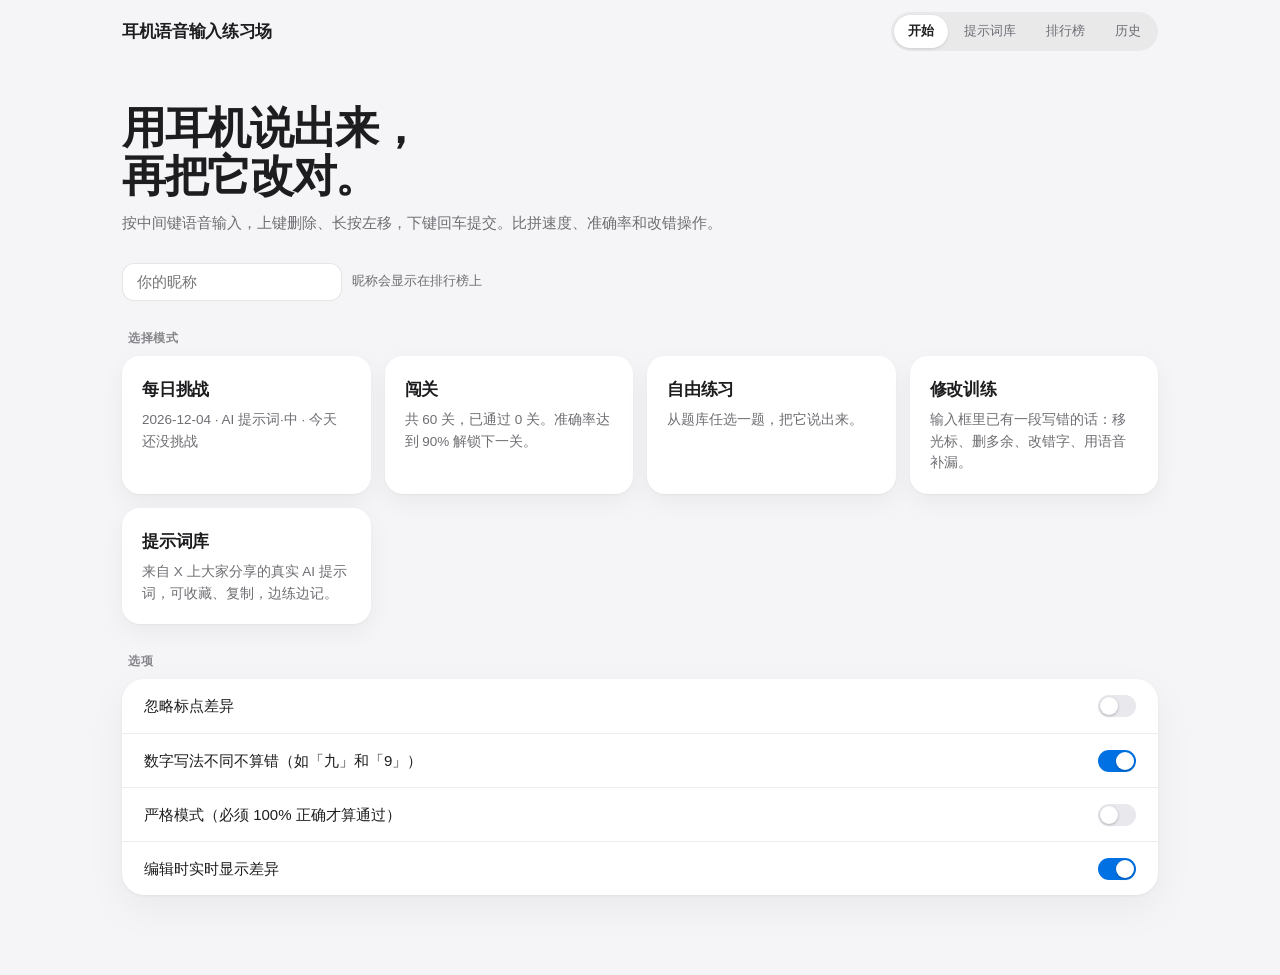
<file: practice/index.html>
<!doctype html><html lang="zh-CN"><head><meta charset="utf-8"><meta name="viewport" content="width=device-width,initial-scale=1">
<title>耳机语音输入练习场</title><link rel="stylesheet" href="style.css"></head><body>
<header class="nav glass-nav"><div class="in"><div class="brand" data-go="home">耳机语音输入练习场</div>
<div class="seg" id="tabs"><button data-go="home" class="active">开始</button><button data-go="lib">提示词库</button><button data-go="board">排行榜</button><button data-go="history">历史</button></div></div></header>
<main>
<!-- 首页 -->
<section id="v-home">
 <div class="hero"><h1>用耳机说出来，<br>再把它改对。</h1><p>按中间键语音输入，上键删除、长按左移，下键回车提交。比拼速度、准确率和改错操作。</p></div>
 <div style="margin-top:28px" class="bar"><input type="text" id="nick" placeholder="你的昵称" maxlength="16"><span class="hint" id="nickHint">昵称会显示在排行榜上</span></div>
 <div style="margin-top:28px"><div class="lbl">选择模式</div><div class="grid">
  <div class="card" data-mode="daily"><h3>每日挑战</h3><p id="dailyDesc">每天一道固定题，和自己的昨天比。</p></div>
  <div class="card" data-mode="campaign"><h3>闯关</h3><p id="campDesc">30 关由短到长，满足准确率要求才能解锁下一关。</p></div>
  <div class="card" data-mode="practice"><h3>自由练习</h3><p>从题库任选一题，把它说出来。</p></div>
  <div class="card" data-mode="edit"><h3>修改训练</h3><p>输入框里已有一段写错的话：移光标、删多余、改错字、用语音补漏。</p></div>
  <div class="card" data-mode="lib"><h3>提示词库</h3><p>来自 X 上大家分享的真实 AI 提示词，可收藏、复制，边练边记。</p></div>
 </div></div>
 <div style="margin-top:28px"><div class="lbl">选项</div><div class="panel">
  <div class="row"><div class="t">忽略标点差异</div><label class="sw"><input type="checkbox" id="optPunct"></label></div>
  <div class="row"><div class="t">数字写法不同不算错（如「九」和「9」）</div><label class="sw"><input type="checkbox" id="optNum"></label></div>
  <div class="row"><div class="t">严格模式（必须 100% 正确才算通过）</div><label class="sw"><input type="checkbox" id="optStrict"></label></div>
  <div class="row"><div class="t">编辑时实时显示差异</div><label class="sw"><input type="checkbox" id="optLive" checked></label></div>
 </div></div>
</section>
<!-- 题库 -->
<section id="v-pick" class="hidden"><div class="hero"><h1 id="pickTitle">选择题目</h1></div><div id="pickList" style="margin-top:24px;display:flex;flex-direction:column;gap:26px"></div></section>
<!-- 答题 -->
<section id="v-play" class="hidden">
 <div class="lbl"><span id="playMeta"></span><span id="playBest"></span></div>
 <div class="panel">
  <div class="target" id="target"></div>
  <div class="row hidden" id="editBar" style="border-top:1px solid var(--hairline)"><span class="tag acc">修改训练</span><div class="t" id="editHint" style="white-space:normal"></div><button class="mini" id="showPos">提示位置（-20%）</button></div>
  <textarea id="input" placeholder="点这里，按耳机中间键开始说话…说完按下键（回车）提交" spellcheck="false"></textarea>
  <div class="diff" id="live"></div>
  <div class="stats" style="border-top:1px solid var(--hairline)">
   <div class="stat"><b id="sTime">0.0</b><span>用时（秒）</span></div>
   <div class="stat"><b id="sAcc">—</b><span>准确率</span></div>
   <div class="stat"><b id="sOps">0</b><span>改错操作</span></div>
   <div class="stat hide-sm"><b id="sBs">0 / 0 / 0</b><span>删除 / 左移 / 右移</span></div>
  </div>
 </div>
 <div class="bar" style="margin-top:16px"><button class="btn p" id="submit">提交（回车）</button><button class="btn" id="reset">重来</button><button class="btn" data-go="home">返回</button><span class="hint">Shift+回车 可换行</span></div>
</section>
<!-- 结果 -->
<section id="v-result" class="hidden">
 <div class="hero"><p id="rMeta"></p><div class="big" id="rScore"></div><p id="rPass" style="font-weight:600;font-size:17px"></p><p id="rSrc" style="margin-top:6px"></p></div>
 <div class="panel" style="margin-top:22px">
  <div class="stats"><div class="stat"><b id="rTime"></b><span>用时（秒）</span></div><div class="stat"><b id="rAcc"></b><span>准确率</span></div><div class="stat"><b id="rCpm"></b><span id="rCpmL">字 / 分钟</span></div><div class="stat"><b id="rOps"></b><span>删除 / 左移 / 右移</span></div></div>
  <div class="diff" id="rDiff"></div>
  <div class="row"><span class="hint"><span class="d-sub">错字</span>　<span class="d-del">漏字</span>　<span class="d-ins">多字</span></span></div>
 </div>
 <div class="bar" style="margin-top:16px"><button class="btn p" id="next">下一题</button><button class="btn" id="again">再来一次</button><button class="btn" data-go="home">返回首页</button></div>
</section>
<!-- 提示词库 -->
<section id="v-lib" class="hidden"><div class="hero"><h1>提示词库</h1><p id="libCount"></p></div>
 <div style="margin-top:22px" class="seg" id="libSeg"><button data-f="all" class="active">全部</button><button data-f="fav">我的收藏</button></div>
 <div class="panel" id="libList" style="margin-top:16px"></div></section>
<!-- 排行榜 -->
<section id="v-board" class="hidden"><div class="hero"><h1>排行榜</h1><p>本机记录。线上排行榜即将开放。</p></div>
 <div style="margin-top:22px" class="seg" id="boardSeg"><button data-b="total" class="active">总榜</button><button data-b="daily">今日挑战</button><button data-b="prompt">按题目</button></div>
 <select id="boardPrompt" class="hidden" style="margin-left:10px;height:34px;border-radius:12px;padding:0 10px;font:inherit"></select>
 <div class="panel" id="boardList" style="margin-top:16px"></div></section>
<!-- 历史 -->
<section id="v-history" class="hidden"><div class="hero"><h1>历史记录</h1></div><div class="panel" id="histList" style="margin-top:22px"></div>
 <div class="bar" style="margin-top:14px"><button class="btn" id="clearAll">清空本机记录</button></div></section>
</main>
<script src="js/prompts.js"></script><script src="js/storage.js"></script><script src="js/scoring.js"></script><script src="js/edit.js"></script><script src="js/app.js"></script>
</body></html>
</file>
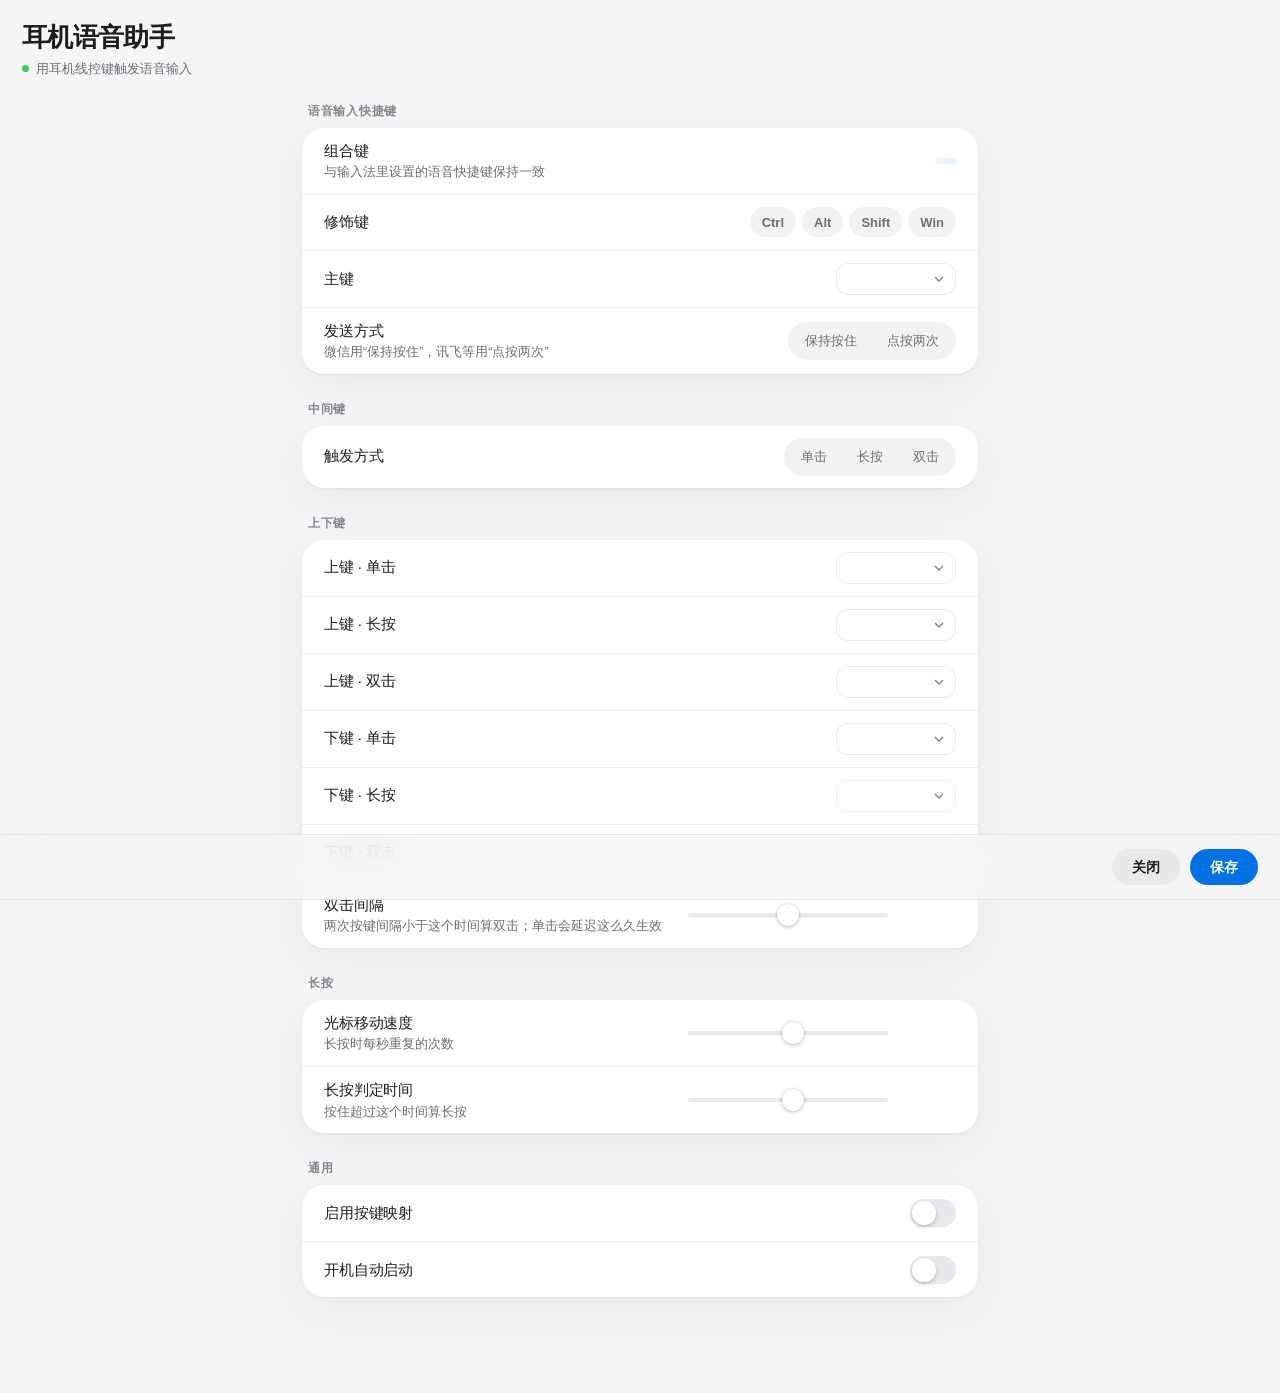
<file: settings-src/page.html>
<!doctype html><html lang="zh-CN"><head><meta charset="utf-8"><title>耳机语音助手 设置</title>
<style>
/* ════════════════════════════════════════════════════════════════
   Apple Liquid Glass — design tokens
   Drop into any project. Reference everything via var(--…);
   never hard-code a raw value that a token already names.
   ════════════════════════════════════════════════════════════════ */

:root {
  /* ── Neutrals (the interface skeleton) ── */
  --bg:        #f5f5f7;   /* page ground — COOL grey-white, never warm/cream */
  --surface:   #ffffff;   /* panels / cards */
  --hover:     #fbfbfd;   /* row hover tint */
  --text:      #1d1d1f;   /* primary text / titles */
  --text-body: #424245;   /* long-form body */
  --text-2:    #6e6e73;   /* secondary / summary / meta */
  --text-3:    #86868b;   /* tertiary / captions */
  --text-4:    #aeaeb2;   /* placeholder / quaternary */
  --faint:     #d2d2d7;   /* index numbers, arrows, dividers (very light) */
  --hairline:  rgba(0,0,0,0.07);   /* the divider line — used everywhere */

  /* ── Accents (emphasis ONLY — body stays grayscale) ── */
  --accent:      #0071e3;  /* Apple blue — primary action / link / focus */
  --accent-link: #0066cc;  /* link/tag text on tinted ground */
  --indigo:      #5e5ce6;  /* gradient 2nd stop / supporting */
  --x-blue:      #1d9bf0;  /* platform / brand mark (e.g. X) */
  --heat:        #ff6b00;  /* heat / "hottest" accent */
  --heat-bg:     rgba(255,107,0,0.1);
  --live:        #30d158;  /* live / online (pulsing dot) */

  /* ── Signature gradients (hero / CTA / placeholder art ONLY) ── */
  --grad-blue: linear-gradient(135deg, #0a84ff 0%, #5e5ce6 100%);
  --grad-warm: linear-gradient(135deg, #ff9f0a 0%, #ff375f 100%);
  --grad-green:linear-gradient(135deg, #30d158 0%, #0a84ff 100%);
  --grad-cta:  linear-gradient(135deg, #0071e3 0%, #5e5ce6 100%);

  /* ── Type ── */
  --font: -apple-system, BlinkMacSystemFont, 'SF Pro Text', 'SF Pro Display',
          'Helvetica Neue', 'PingFang SC', 'Hiragino Sans GB', 'Microsoft YaHei', sans-serif;
  --mono: ui-monospace, 'SF Mono', Menlo, monospace;

  /* ── Radius (semantic tiers — don't invent in-between values) ── */
  --r-pill:  999px;  /* pills / segmented controls / tags / buttons */
  --r-chip:  6px;    /* tiny marks (platform badge, brand monogram) */
  --r-thumb: 12px;   /* thumbnails / small squares */
  --r-card:  18px;   /* standard card */
  --r-panel: 22px;   /* large panel / section container */
  --r-hero:  26px;   /* hero / CTA / focal card */
  --r-sheet: 16px;   /* overlay sheet/modal buttons — between thumb and card, for stacked full-width actions */

  /* ── Shadow (two-layer: tight contact + soft spread; never one hard shadow) ── */
  --sh-card:    0 1px 2px rgba(0,0,0,0.04), 0 8px 24px rgba(0,0,0,0.05);
  --sh-panel:   0 1px 3px rgba(0,0,0,0.05), 0 14px 40px rgba(0,0,0,0.05);
  --sh-lift:    0 12px 32px rgba(0,0,0,0.1);          /* hover lift, with translateY(-3px) */
  --sh-cta:     0 20px 54px rgba(0,113,227,0.24);     /* colored CTA — tinted shadow */
  --sh-overlay: 0 2px 8px rgba(0,0,0,0.10), 0 30px 80px rgba(0,0,0,0.24); /* modal/sheet/popover — deeper than panel, still two-layer */

  /* ── Component greys (semantic — don't hand-pick a one-off grey) ── */
  --track:  #e8e8ed;  /* progress/meter track, toggle-off track — visible-but-quiet fill grey */

  /* ── Layout ── */
  --max-read: 720px;   /* reading column */
  --max-grid: 1080px;  /* grid / dense column */
  --pad-x:    22px;    /* container side padding */
}

/* Base reset + page ground (optional — include if not already set) */
/*
*  { margin: 0; padding: 0; box-sizing: border-box; }
body {
  background: var(--bg); color: var(--text); font-family: var(--font);
  -webkit-font-smoothing: antialiased; -moz-osx-font-smoothing: grayscale;
  line-height: 1.6;
}
*/

/* Liquid-glass frost — ONLY on sticky nav / overlay / colored-CTA labels */
.glass-nav {
  background: rgba(245,245,247,0.72);
  backdrop-filter: saturate(180%) blur(20px);
  -webkit-backdrop-filter: saturate(180%) blur(20px);
  border-bottom: 1px solid var(--hairline);
}
.glass-chip {            /* glass element ON a colored ground (needs blur orbs behind) */
  background: rgba(255,255,255,0.16);
  border: 1px solid rgba(255,255,255,0.22);
  backdrop-filter: blur(8px);
  -webkit-backdrop-filter: blur(8px);
}

/* Live/online pulsing dot */
@keyframes pulse-dot {
  0%   { box-shadow: 0 0 0 0 rgba(48,209,88,0.5); }
  70%  { box-shadow: 0 0 0 7px rgba(48,209,88,0); }
  100% { box-shadow: 0 0 0 0 rgba(48,209,88,0); }
}

/* Motion easing (see motion.md) — spring-like curves, CSS-first */
:root {
  --ease-spring: cubic-bezier(0.32, 0.72, 0, 1);   /* enter: sheets/dialogs/popovers (~400ms) */
  --ease-out-quart: cubic-bezier(0.25, 1, 0.5, 1); /* small moves: hover, segmented slide (~200ms) */
}

:root{--font:-apple-system,'Segoe UI Variable Text','Segoe UI','PingFang SC','Microsoft YaHei UI','Microsoft YaHei',sans-serif}
@media (prefers-color-scheme:dark){:root{--bg:#000;--surface:#1c1c1e;--hover:#232325;--text:#f5f5f7;--text-2:#a1a1a6;--text-3:#8e8e93;--faint:#3a3a3c;--hairline:rgba(255,255,255,.08);--track:#39393d;--accent:#0a84ff;--sh-panel:0 1px 3px rgba(0,0,0,.4)}
 .glass-nav{background:rgba(0,0,0,.7)!important}.seg{background:rgba(255,255,255,.08)!important}.seg button.active{background:#636366!important;color:#fff!important} select{background:#2c2c2e!important;color:var(--text)!important;border-color:transparent!important}}
*{margin:0;padding:0;box-sizing:border-box}
body{background:var(--bg);color:var(--text);font-family:var(--font);-webkit-font-smoothing:antialiased;line-height:1.5;user-select:none}
.nav{position:sticky;top:0;z-index:5;padding:18px var(--pad-x) 14px;border-bottom:1px solid transparent;transition:border-color .3s,box-shadow .3s}
.nav.scrolled{border-bottom-color:var(--hairline);box-shadow:0 1px 12px rgba(0,0,0,.04)}
.nav h1{font-size:26px;font-weight:700;letter-spacing:-.025em}
.nav p{font-size:13px;color:var(--text-2);margin-top:2px;display:flex;align-items:center;gap:7px}
.dot{width:7px;height:7px;border-radius:50%;background:var(--live);animation:pulse-dot 2.2s infinite}.dot.off{background:var(--text-4);animation:none}
main{max-width:var(--max-read);margin:0 auto;padding:8px var(--pad-x) 96px;display:flex;flex-direction:column;gap:26px}
.lbl{font-size:12px;font-weight:600;letter-spacing:.06em;color:var(--text-3);padding:0 6px 8px}
.panel{background:var(--surface);border-radius:var(--r-panel);box-shadow:var(--sh-panel);overflow:hidden}
.row{display:flex;align-items:center;justify-content:space-between;gap:16px;min-height:56px;padding:12px 22px}
.row+.row{border-top:1px solid var(--hairline)}
.row .t{font-size:15px;font-weight:500;letter-spacing:-.01em}.row .s{font-size:12.5px;color:var(--text-2);margin-top:1px}
.seg{display:inline-flex;background:rgba(0,0,0,.05);border-radius:var(--r-pill);padding:3px;gap:2px;flex-wrap:wrap}
.seg button{border:none;cursor:pointer;font:inherit;font-size:13px;font-weight:500;padding:6px 14px;border-radius:var(--r-pill);background:transparent;color:var(--text-2);transition:all .2s var(--ease-out-quart)}
.seg button.active{background:var(--surface);color:var(--text);font-weight:600;box-shadow:0 1px 3px rgba(0,0,0,.12)}
.seg button:active{transform:scale(.96)}
.sw{position:relative;width:46px;height:28px;flex:none;cursor:pointer}
.sw input{display:none}.sw i{position:absolute;inset:0;border-radius:var(--r-pill);background:var(--track);transition:background .2s var(--ease-out-quart)}
.sw i:after{content:"";position:absolute;top:2px;left:2px;width:24px;height:24px;border-radius:50%;background:#fff;box-shadow:0 2px 4px rgba(0,0,0,.2);transition:transform .25s var(--ease-spring)}
.sw input:checked+i{background:var(--accent)}.sw input:checked+i:after{transform:translateX(18px)}
.chips{display:flex;gap:6px;align-items:center}
.chip{border:none;cursor:pointer;font:inherit;font-size:13px;font-weight:550;height:30px;padding:0 12px;border-radius:var(--r-pill);background:rgba(0,0,0,.05);color:var(--text-2);transition:all .2s var(--ease-out-quart)}
.chip.on{background:var(--accent);color:#fff}
select{appearance:none;font:inherit;font-size:13.5px;height:32px;padding:0 30px 0 12px;border-radius:var(--r-thumb);border:1px solid rgba(0,0,0,.08);background:var(--surface) url("data:image/svg+xml,%3Csvg xmlns='http://www.w3.org/2000/svg' width='10' height='6'%3E%3Cpath d='M1 1l4 4 4-4' stroke='%2386868b' stroke-width='1.5' fill='none'/%3E%3C/svg%3E") no-repeat right 11px center;color:var(--text);cursor:pointer;min-width:120px}
select:focus,button:focus-visible{outline:2px solid var(--accent);outline-offset:2px}
.combo{font-family:var(--mono);font-size:12.5px;color:var(--accent-link);background:rgba(0,113,227,.08);padding:3px 10px;border-radius:var(--r-pill);font-variant-numeric:tabular-nums}
input[type=range]{-webkit-appearance:none;width:200px;height:4px;border-radius:2px;background:var(--track)}
input[type=range]::-webkit-slider-thumb{-webkit-appearance:none;width:22px;height:22px;border-radius:50%;background:#fff;box-shadow:0 1px 4px rgba(0,0,0,.25),0 0 0 .5px rgba(0,0,0,.08);cursor:pointer}
.val{font-size:13px;color:var(--text-2);font-variant-numeric:tabular-nums;min-width:62px;text-align:right}
.bar{position:fixed;left:0;right:0;bottom:0;padding:14px var(--pad-x);display:flex;justify-content:flex-end;align-items:center;gap:10px;border-top:1px solid var(--hairline)}
.msg{flex:1;font-size:13px;color:var(--text-2)}
.btn{border:none;cursor:pointer;font:inherit;height:36px;padding:0 20px;border-radius:var(--r-pill);font-size:14px;font-weight:600}
.btn.p{background:var(--accent);color:#fff}.btn.s{background:rgba(0,0,0,.05);color:var(--text)}
.btn:active{transform:scale(.97)}
@media (prefers-reduced-motion:reduce){*{transition:none!important;animation:none!important}}
</style></head><body>
<header class="nav glass-nav"><h1>耳机语音助手</h1><p><span class="dot" id="dot"></span><span id="st">用耳机线控键触发语音输入</span></p></header>
<main>
<section><div class="lbl">语音输入快捷键</div><div class="panel">
 <div class="row"><div><div class="t">组合键</div><div class="s">与输入法里设置的语音快捷键保持一致</div></div><span class="combo" id="combo"></span></div>
 <div class="row"><div class="t">修饰键</div><div class="chips" id="mods"><button class="chip" data-k="Ctrl">Ctrl</button><button class="chip" data-k="Alt">Alt</button><button class="chip" data-k="Shift">Shift</button><button class="chip" data-k="Win">Win</button></div></div>
 <div class="row"><div class="t">主键</div><select id="Key"></select></div>
 <div class="row"><div><div class="t">发送方式</div><div class="s">微信用“保持按住”，讯飞等用“点按两次”</div></div><div class="seg" id="SendMode"><button data-v="1">保持按住</button><button data-v="2">点按两次</button></div></div>
</div></section>
<section><div class="lbl">中间键</div><div class="panel">
 <div class="row"><div><div class="t">触发方式</div><div class="s" id="midhint"></div></div><div class="seg" id="MidMode"><button data-v="1">单击</button><button data-v="2">长按</button><button data-v="3">双击</button></div></div>
</div></section>
<section><div class="lbl">上下键</div><div class="panel">
 <div class="row"><div class="t">上键 · 单击</div><select id="UpTap"></select></div>
 <div class="row"><div class="t">上键 · 长按</div><select id="UpHold"></select></div>
 <div class="row"><div class="t">上键 · 双击</div><select id="UpDouble"></select></div>
 <div class="row"><div class="t">下键 · 单击</div><select id="DownTap"></select></div>
 <div class="row"><div class="t">下键 · 长按</div><select id="DownHold"></select></div>
 <div class="row"><div class="t">下键 · 双击</div><select id="DownDouble"></select></div>
 <div class="row"><div><div class="t">双击间隔</div><div class="s">两次按键间隔小于这个时间算双击；单击会延迟这么久生效</div></div><div class="chips"><input type="range" id="DoubleTapMs" min="150" max="600" step="25"><span class="val" id="dblv"></span></div></div>
</div></section>
<section><div class="lbl">长按</div><div class="panel">
 <div class="row"><div><div class="t">光标移动速度</div><div class="s">长按时每秒重复的次数</div></div><div class="chips"><input type="range" id="speed" min="1" max="20"><span class="val" id="speedv"></span></div></div>
 <div class="row"><div><div class="t">长按判定时间</div><div class="s">按住超过这个时间算长按</div></div><div class="chips"><input type="range" id="HoldMs" min="150" max="1000" step="50"><span class="val" id="holdv"></span></div></div>
</div></section>
<section><div class="lbl">通用</div><div class="panel">
 <div class="row"><div class="t">启用按键映射</div><label class="sw"><input type="checkbox" id="Enabled"><i></i></label></div>
 <div class="row"><div class="t">开机自动启动</div><label class="sw"><input type="checkbox" id="AutoStart"><i></i></label></div>
</div></section>
</main>
<div class="bar glass-nav"><span class="msg" id="msg"></span><button class="btn s" onclick="pywebview.api.close()">关闭</button><button class="btn p" id="save">保存</button></div>
<script>
let C={},M={};const $=id=>document.getElementById(id);
const nav=document.querySelector('.nav');addEventListener('scroll',()=>nav.classList.toggle('scrolled',scrollY>8),{passive:true});
function seg(id){const s=$(id);s.onclick=e=>{const b=e.target.closest('button');if(!b)return;C[id]=+b.dataset.v;paint()}}
function fill(id,arr){$(id).innerHTML=arr.map(x=>`<option>${x}</option>`).join('');$(id).onchange=()=>{C[id]=$(id).value;paint()}}
function paint(){
 document.querySelectorAll('#mods .chip').forEach(b=>b.classList.toggle('on',C[b.dataset.k]==1));
 ['SendMode','MidMode'].forEach(id=>$(id).querySelectorAll('button').forEach(b=>b.classList.toggle('active',+b.dataset.v==C[id])));
 ['Key','UpTap','UpHold','DownTap','DownHold','UpDouble','DownDouble'].forEach(id=>$(id).value=C[id]);
 const p=['Ctrl','Alt','Shift','Win'].filter(k=>C[k]==1);if(C.Key!='(无)')p.push(C.Key);$('combo').textContent=p.join(' + ')||'未设置';
 $('midhint').textContent=['','按一下开始，再按一下结束','长按开始，单击结束；单击仍是播放/暂停','双击开始，单击结束；单击仍是播放/暂停'][C.MidMode];
 $('speed').value=Math.round(1000/C.RepeatMs);$('speedv').textContent=$('speed').value+' 次/秒';
 $('HoldMs').value=C.HoldMs;$('DoubleTapMs').value=C.DoubleTapMs;$('dblv').textContent=C.DoubleTapMs+' 毫秒';$('holdv').textContent=C.HoldMs+' 毫秒';
 $('Enabled').checked=C.Enabled==1;$('AutoStart').checked=!!C.AutoStart;
 $('dot').classList.toggle('off',C.Enabled!=1);$('st').textContent=C.Enabled==1?'运行中 · 用耳机线控键触发语音输入':'已暂停';
 $('msg').textContent=JSON.stringify(C)==M.saved?'':'有未保存的更改';
}
document.querySelectorAll('#mods .chip').forEach(b=>b.onclick=()=>{C[b.dataset.k]=C[b.dataset.k]==1?0:1;paint()});
$('speed').oninput=e=>{C.RepeatMs=Math.round(1000/e.target.value);paint()};
$('HoldMs').oninput=e=>{C.HoldMs=+e.target.value;paint()};
$('DoubleTapMs').oninput=e=>{C.DoubleTapMs=+e.target.value;paint()};
$('Enabled').onchange=e=>{C.Enabled=e.target.checked?1:0;paint()};
$('AutoStart').onchange=e=>{C.AutoStart=e.target.checked;paint()};
$('save').onclick=async()=>{const r=await pywebview.api.save(C);if(r===true){M.saved=JSON.stringify(C);paint();$('msg').textContent='已保存，立即生效'}else $('msg').textContent='保存失败：'+r};
window.addEventListener('pywebviewready',async()=>{const d=await pywebview.api.load();C=d.cfg;fill('Key',d.keys);['UpTap','UpHold','DownTap','DownHold','UpDouble','DownDouble'].forEach(i=>fill(i,d.acts));seg('SendMode');seg('MidMode');M.saved=JSON.stringify(C);paint()});
</script></body></html>
</file>
<file: practice/style.css>
@import url('tokens.css');
:root{--font:-apple-system,'Segoe UI Variable Text','Segoe UI','PingFang SC','Microsoft YaHei UI','Microsoft YaHei',sans-serif;--ok:#1d1d1f;--bad:#d70015;--bad-bg:rgba(255,59,48,.10);--miss-bg:rgba(255,149,0,.14)}
@media (prefers-color-scheme:dark){:root{--bg:#000;--surface:#1c1c1e;--hover:#232325;--text:#f5f5f7;--text-2:#a1a1a6;--text-3:#8e8e93;--faint:#3a3a3c;--hairline:rgba(255,255,255,.08);--track:#39393d;--accent:#0a84ff;--sh-panel:0 1px 3px rgba(0,0,0,.4);--sh-card:0 1px 3px rgba(0,0,0,.4)}.glass-nav{background:rgba(0,0,0,.7)!important}.seg,.chip{background:rgba(255,255,255,.08)!important}.seg button.active{background:#636366!important;color:#fff!important}textarea,input{background:#2c2c2e!important;color:var(--text)!important}}
*{margin:0;padding:0;box-sizing:border-box}
body{background:var(--bg);color:var(--text);font-family:var(--font);-webkit-font-smoothing:antialiased;line-height:1.6}
.nav{position:sticky;top:0;z-index:5;border-bottom:1px solid transparent;transition:border-color .3s}
.nav.scrolled{border-bottom-color:var(--hairline)}
.nav .in{max-width:var(--max-grid);margin:0 auto;padding:12px var(--pad-x);display:flex;align-items:center;gap:16px}
.brand{font-weight:700;letter-spacing:-.02em;font-size:17px;margin-right:auto;cursor:pointer}
.seg{display:inline-flex;background:rgba(0,0,0,.05);border-radius:var(--r-pill);padding:3px;gap:2px;flex-wrap:wrap}
.seg button{border:none;cursor:pointer;font:inherit;font-size:13px;font-weight:500;padding:6px 14px;border-radius:var(--r-pill);background:transparent;color:var(--text-2);transition:all .2s var(--ease-out-quart)}
.seg button.active{background:var(--surface);color:var(--text);font-weight:600;box-shadow:0 1px 3px rgba(0,0,0,.12)}
main{max-width:var(--max-grid);margin:0 auto;padding:clamp(20px,4vw,40px) var(--pad-x) 80px;display:flex;flex-direction:column;gap:clamp(28px,5vw,44px)}
.hero h1{font-size:clamp(28px,5vw,44px);font-weight:700;letter-spacing:-.03em;line-height:1.1}
.hero p{margin-top:10px;color:var(--text-2);font-size:15px;max-width:620px}
.lbl{font-size:12px;font-weight:600;letter-spacing:.06em;color:var(--text-3);padding:0 6px 8px;display:flex;justify-content:space-between;align-items:center}
.panel{background:var(--surface);border-radius:var(--r-panel);box-shadow:var(--sh-panel);overflow:hidden}
.row{display:flex;align-items:center;gap:14px;min-height:54px;padding:12px 22px}
.row+.row{border-top:1px solid var(--hairline)}
.row.click{cursor:pointer;transition:background .15s}.row.click:hover{background:var(--hover)}
.row .t{font-size:15px;font-weight:500;flex:1;min-width:0;overflow:hidden;text-overflow:ellipsis;white-space:nowrap}
.row .m{font-size:13px;color:var(--text-2);font-variant-numeric:tabular-nums;white-space:nowrap}
.tag{font-size:11.5px;color:var(--text-2);background:rgba(0,0,0,.05);padding:2px 9px;border-radius:var(--r-pill);white-space:nowrap}
.tag.acc{color:var(--accent-link);background:rgba(0,113,227,.08);font-weight:550}
.grid{display:grid;grid-template-columns:repeat(auto-fill,minmax(240px,1fr));gap:14px}
.card{background:var(--surface);border-radius:var(--r-card);box-shadow:var(--sh-card);padding:20px;cursor:pointer;transition:transform .2s var(--ease-out-quart),box-shadow .2s}
.card:hover{transform:translateY(-3px);box-shadow:var(--sh-lift)}
.card h3{font-size:17px;font-weight:600;letter-spacing:-.01em}.card p{margin-top:6px;font-size:13.5px;color:var(--text-2)}
.btn{display:inline-flex;align-items:center;border:none;cursor:pointer;font:inherit;height:40px;padding:0 20px;border-radius:var(--r-pill);font-size:14px;font-weight:600;background:rgba(0,0,0,.05);color:var(--text)}
.btn.p{background:var(--accent);color:#fff}.btn:active{transform:scale(.97)}
.target{font-size:clamp(18px,2.4vw,22px);line-height:1.9;letter-spacing:.01em;padding:24px 26px}
.diff{font-size:clamp(17px,2.2vw,20px);line-height:2;padding:18px 26px;border-top:1px solid var(--hairline);min-height:64px;word-break:break-all}
.d-sub{color:var(--bad);background:var(--bad-bg);border-radius:4px;text-decoration:underline wavy}
.d-ins{color:var(--bad);background:var(--bad-bg);border-radius:4px;text-decoration:line-through}
.d-del{color:#b25000;background:var(--miss-bg);border-radius:4px}
.d-del.pend{color:var(--text-4);background:none}
textarea{width:100%;border:none;outline:none;resize:none;font:inherit;font-size:clamp(17px,2.2vw,20px);line-height:1.9;padding:20px 26px;min-height:130px;background:var(--surface);color:var(--text);border-top:1px solid var(--hairline)}
textarea:focus{box-shadow:inset 0 0 0 2px var(--accent)}
.stats{display:flex;gap:clamp(18px,4vw,40px);flex-wrap:wrap;padding:18px 26px}
.stat b{display:block;font-size:clamp(22px,3.4vw,30px);font-weight:700;letter-spacing:-.02em;font-variant-numeric:tabular-nums}
.stat span{font-size:12px;color:var(--text-3)}
.bar{display:flex;gap:10px;align-items:center;flex-wrap:wrap}
.hint{font-size:13px;color:var(--text-2)}
input[type=text]{font:inherit;font-size:15px;height:38px;padding:0 14px;border-radius:var(--r-thumb);border:1px solid rgba(0,0,0,.1);background:var(--surface);outline:none;min-width:200px}
input[type=text]:focus{border-color:var(--accent)}
.sw{display:inline-flex;align-items:center;gap:8px;font-size:13.5px;color:var(--text-2);cursor:pointer}
.sw input{appearance:none;width:38px;height:22px;border-radius:999px;background:var(--track);position:relative;cursor:pointer;transition:background .2s}
.sw input:after{content:"";position:absolute;top:2px;left:2px;width:18px;height:18px;border-radius:50%;background:#fff;box-shadow:0 1px 3px rgba(0,0,0,.25);transition:transform .25s var(--ease-spring)}
.sw input:checked{background:var(--accent)}.sw input:checked:after{transform:translateX(16px)}
.big{font-size:clamp(40px,7vw,64px);font-weight:700;letter-spacing:-.04em;font-variant-numeric:tabular-nums}
.pass{color:var(--live)}.fail{color:var(--bad)}
.hidden{display:none!important}
.lock{opacity:.45;pointer-events:none}
@media (max-width:680px){.hide-sm{display:none}}
@media (prefers-reduced-motion:reduce){*{transition:none!important}}

.src{font-size:12.5px;color:var(--accent-link);text-decoration:none;margin-left:6px;font-weight:500}.src:hover{text-decoration:underline}
.mini{border:none;cursor:pointer;font:inherit;font-size:12.5px;font-weight:550;height:28px;padding:0 12px;border-radius:var(--r-pill);background:rgba(0,0,0,.05);color:var(--text);white-space:nowrap}
.mini:active{transform:scale(.96)}
.lrow{padding:16px 22px}.lrow+.lrow{border-top:1px solid var(--hairline)}
.lt{font-size:15.5px;line-height:1.75}.la{display:flex;align-items:center;gap:6px;margin-top:8px;flex-wrap:wrap}.la .src{margin-left:0}
</file>
